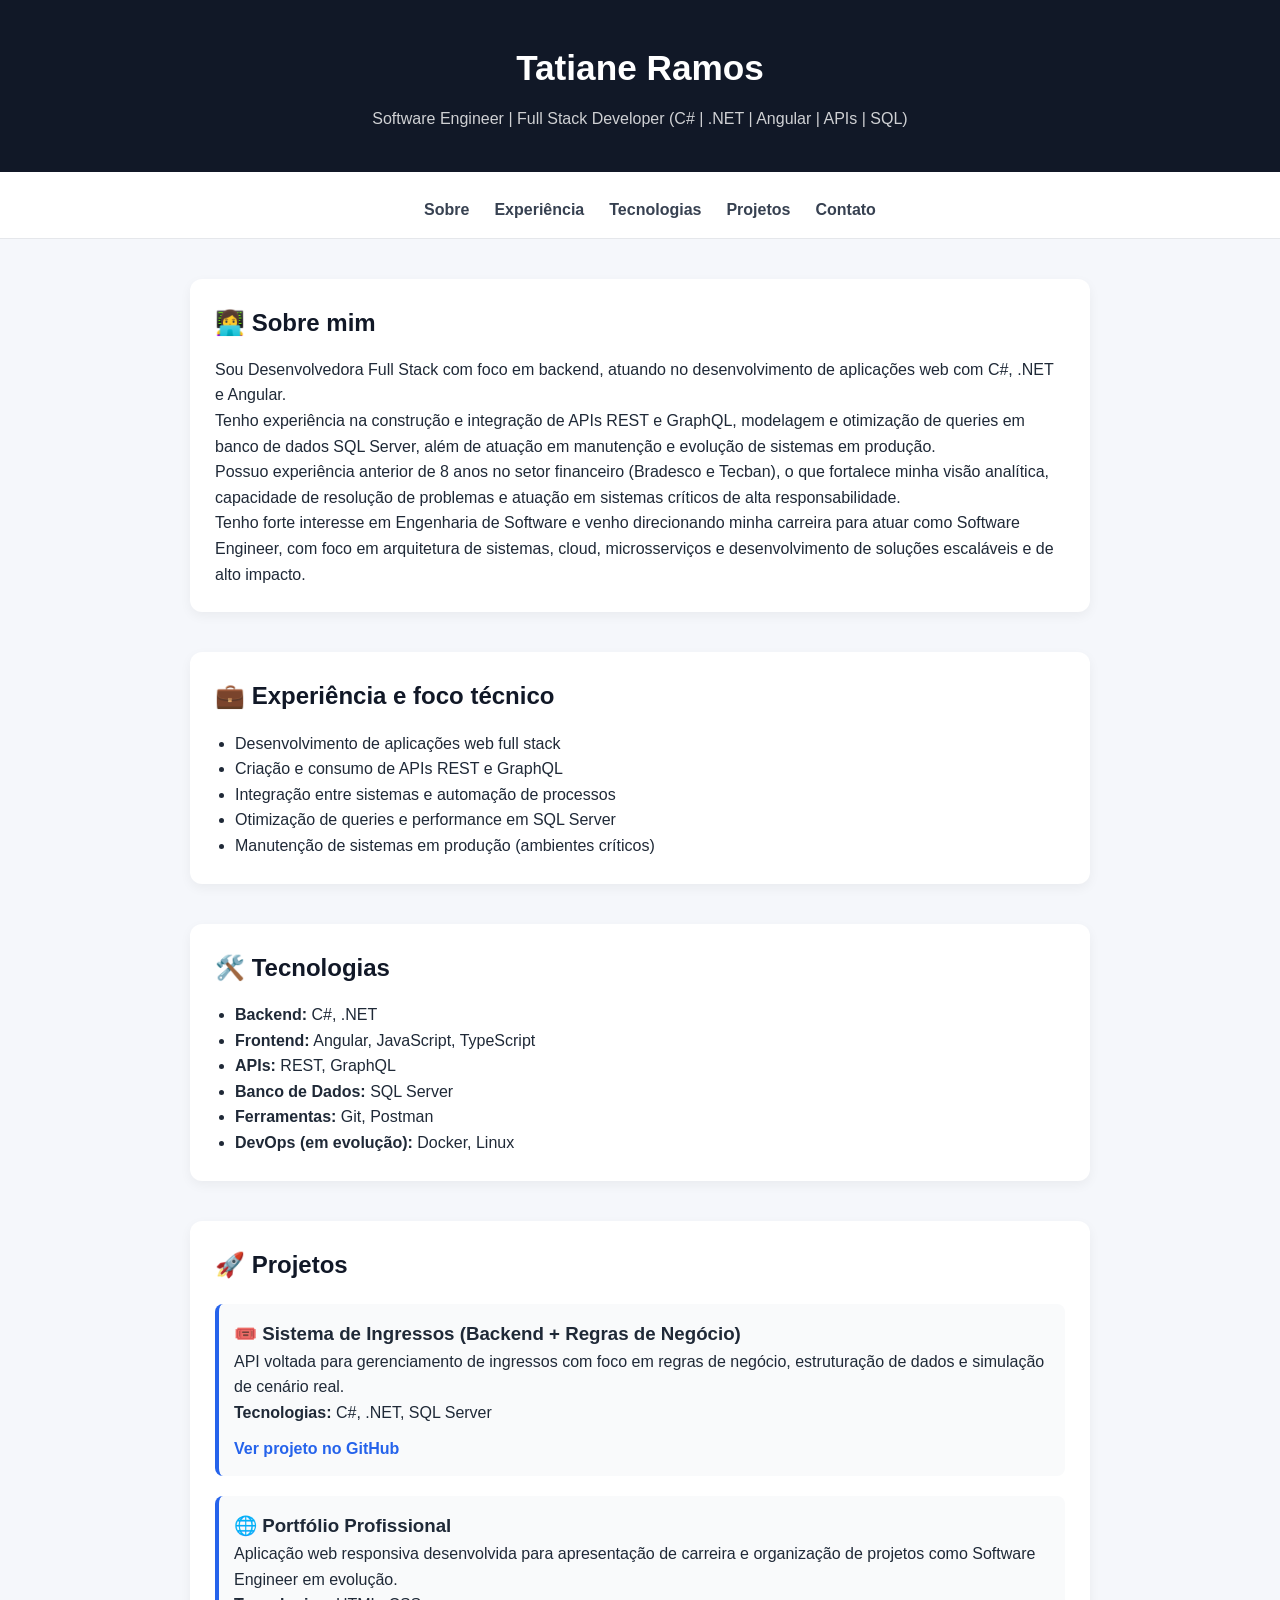
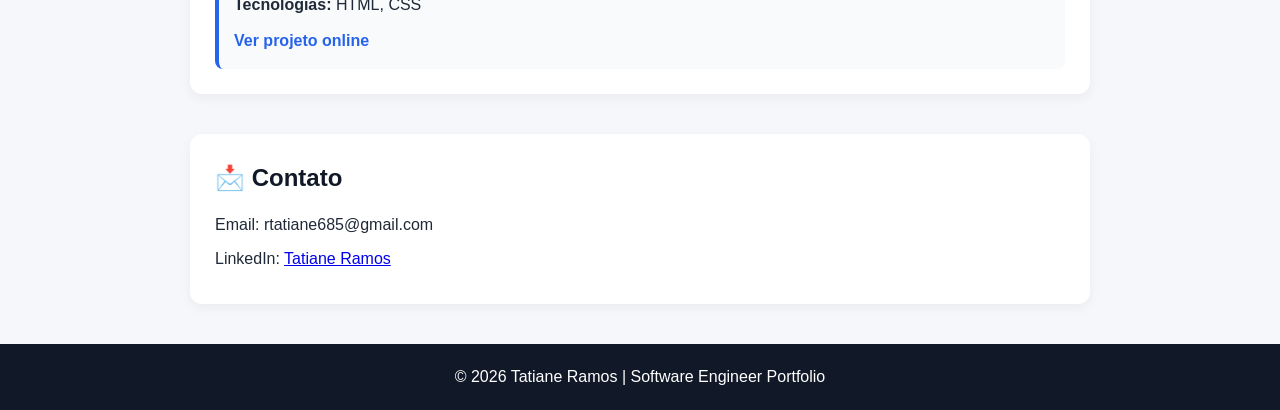
<file: index.html>
<!DOCTYPE html>
<html lang="pt-BR">
<head>
    <meta charset="UTF-8">
    <meta name="viewport" content="width=device-width, initial-scale=1.0">
    <title>Tatiane Ramos | Software Engineer Portfolio</title>
    <link rel="stylesheet" href="style.css">
</head>

<body>

    <!-- HEADER -->
    <header>
        <h1>Tatiane Ramos</h1>
        <p>Software Engineer | Full Stack Developer (C# | .NET | Angular | APIs | SQL)</p>
    </header>

    <!-- NAV -->
    <nav>
        <ul>
            <li><a href="#sobre">Sobre</a></li>
            <li><a href="#experiencia">Experiência</a></li>
            <li><a href="#tecnologias">Tecnologias</a></li>
            <li><a href="#projetos">Projetos</a></li>
            <li><a href="#contato">Contato</a></li>
        </ul>
    </nav>

    <!-- SOBRE -->
    <section id="sobre">
        <h2>👩‍💻 Sobre mim</h2>

        <p>
            Sou Desenvolvedora Full Stack com foco em backend, atuando no desenvolvimento de aplicações web com C#, .NET e Angular.
        </p>

        <p>
            Tenho experiência na construção e integração de APIs REST e GraphQL, modelagem e otimização de queries em banco de dados SQL Server, além de atuação em manutenção e evolução de sistemas em produção.
        </p>

        <p>
            Possuo experiência anterior de 8 anos no setor financeiro (Bradesco e Tecban), o que fortalece minha visão analítica, capacidade de resolução de problemas e atuação em sistemas críticos de alta responsabilidade.
        </p>

        <p>
            Tenho forte interesse em Engenharia de Software e venho direcionando minha carreira para atuar como Software Engineer, com foco em arquitetura de sistemas, cloud, microsserviços e desenvolvimento de soluções escaláveis e de alto impacto.
        </p>
    </section>

    <!-- EXPERIÊNCIA -->
    <section id="experiencia">
        <h2>💼 Experiência e foco técnico</h2>

        <ul>
            <li>Desenvolvimento de aplicações web full stack</li>
            <li>Criação e consumo de APIs REST e GraphQL</li>
            <li>Integração entre sistemas e automação de processos</li>
            <li>Otimização de queries e performance em SQL Server</li>
            <li>Manutenção de sistemas em produção (ambientes críticos)</li>
        </ul>
    </section>

    <!-- TECNOLOGIAS -->
    <section id="tecnologias">
        <h2>🛠️ Tecnologias</h2>

        <ul>
            <li><strong>Backend:</strong> C#, .NET</li>
            <li><strong>Frontend:</strong> Angular, JavaScript, TypeScript</li>
            <li><strong>APIs:</strong> REST, GraphQL</li>
            <li><strong>Banco de Dados:</strong> SQL Server</li>
            <li><strong>Ferramentas:</strong> Git, Postman</li>
            <li><strong>DevOps (em evolução):</strong> Docker, Linux</li>
        </ul>
    </section>

    <!-- PROJETOS -->
    <section id="projetos">
        <h2>🚀 Projetos</h2>

        <div>
            <h3>🎟️ Sistema de Ingressos (Backend + Regras de Negócio)</h3>
            <p>
                API voltada para gerenciamento de ingressos com foco em regras de negócio, estruturação de dados e simulação de cenário real.
            </p>
            <p><strong>Tecnologias:</strong> C#, .NET, SQL Server</p>
            <a href="https://github.com/tatiane2022/rockinrio-ticket-system" target="_blank">
                Ver projeto no GitHub
            </a>
        </div>

        <div>
            <h3>🌐 Portfólio Profissional</h3>
            <p>
                Aplicação web responsiva desenvolvida para apresentação de carreira e organização de projetos como Software Engineer em evolução.
            </p>
            <p><strong>Tecnologias:</strong> HTML, CSS</p>
            <a href="https://tatiane2022.github.io/portfolio" target="_blank">
                Ver projeto online
            </a>
        </div>

    </section>

    <!-- CONTATO -->
    <section id="contato">
        <h2>📩 Contato</h2>

        <ul>
            <li>Email: rtatiane685@gmail.com</li>
            <li>
                LinkedIn:
                <a href="https://www.linkedin.com/in/ramos-tatiane/" target="_blank">
                    Tatiane Ramos
                </a>
            </li>
        </ul>
    </section>

    <!-- FOOTER -->
    <footer>
        <p>© 2026 Tatiane Ramos | Software Engineer Portfolio</p>
    </footer>

</body>
</html>
</file>
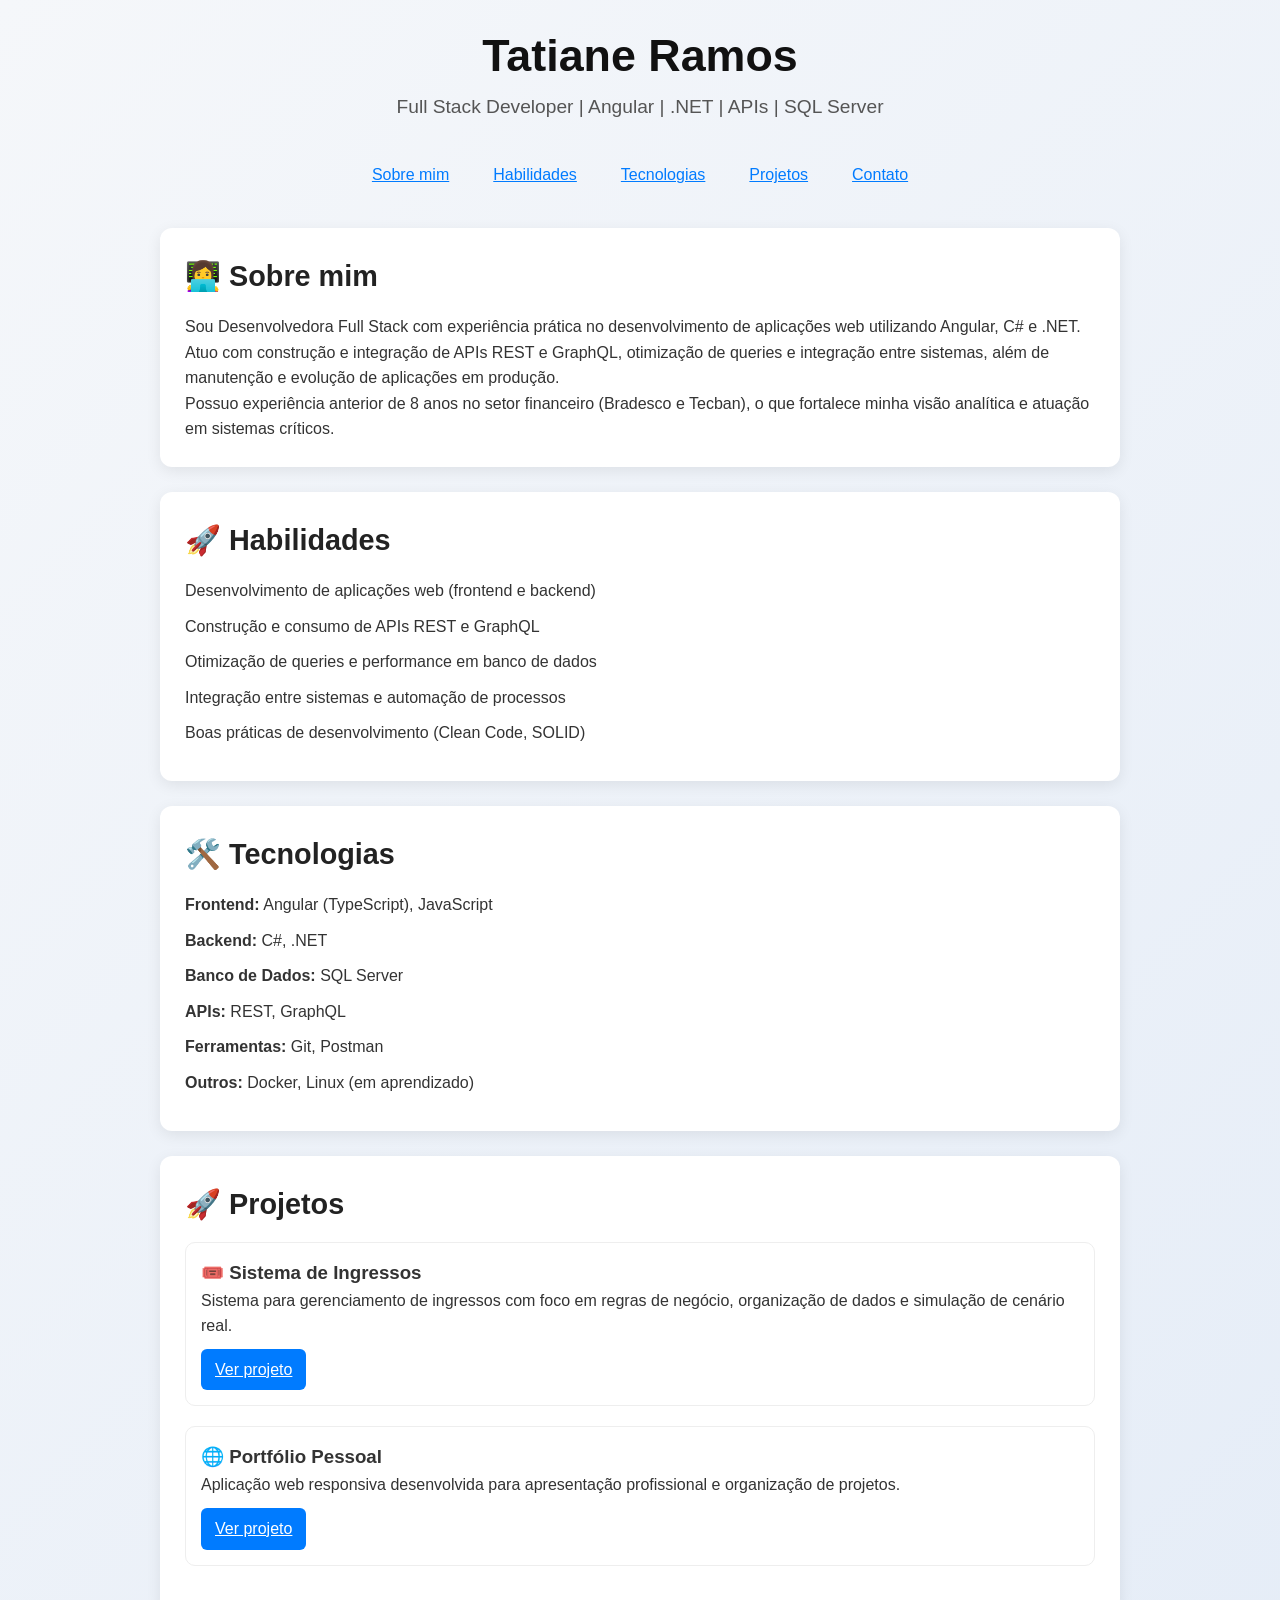
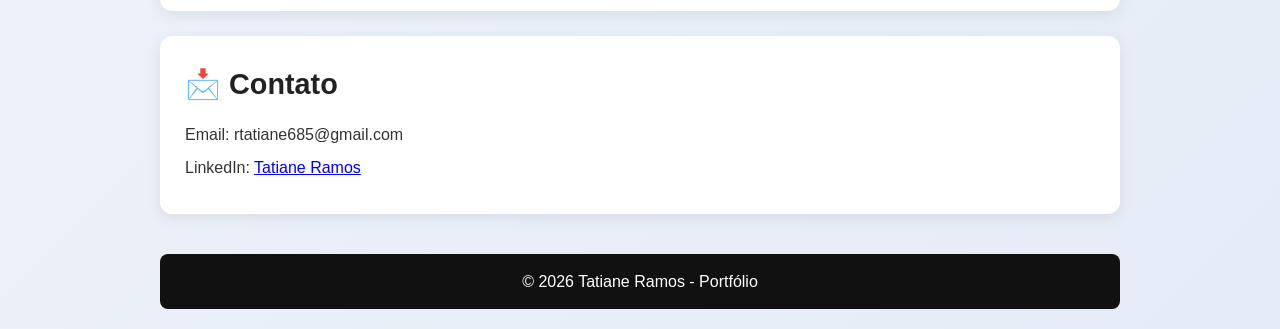
<file: portfolio/index.html>
<!DOCTYPE html>
<html lang="pt-BR">
<head>
    <meta charset="UTF-8">
    <meta name="viewport" content="width=device-width, initial-scale=1.0">
    <title>Portfólio - Tatiane Ramos</title>
    <link rel="stylesheet" href="style.css">
</head>
<body>

    <header>
        <h1>Tatiane Ramos</h1>
        <p>Full Stack Developer | Angular | .NET | APIs | SQL Server</p>
    </header>

    <nav>
        <ul>
            <li><a href="#sobre">Sobre mim</a></li>
            <li><a href="#habilidades">Habilidades</a></li>
            <li><a href="#tecnologias">Tecnologias</a></li>
            <li><a href="#projetos">Projetos</a></li>
            <li><a href="#contato">Contato</a></li>
        </ul>
    </nav>

    <section id="sobre">
        <h2>👩‍💻 Sobre mim</h2>
        <p>Sou Desenvolvedora Full Stack com experiência prática no desenvolvimento de aplicações web utilizando Angular, C# e .NET.</p>
        <p>Atuo com construção e integração de APIs REST e GraphQL, otimização de queries e integração entre sistemas, além de manutenção e evolução de aplicações em produção.</p>
        <p>Possuo experiência anterior de 8 anos no setor financeiro (Bradesco e Tecban), o que fortalece minha visão analítica e atuação em sistemas críticos.</p>
    </section>

    <section id="habilidades">
        <h2>🚀 Habilidades</h2>
        <ul>
            <li>Desenvolvimento de aplicações web (frontend e backend)</li>
            <li>Construção e consumo de APIs REST e GraphQL</li>
            <li>Otimização de queries e performance em banco de dados</li>
            <li>Integração entre sistemas e automação de processos</li>
            <li>Boas práticas de desenvolvimento (Clean Code, SOLID)</li>
        </ul>
    </section>

    <section id="tecnologias">
        <h2>🛠️ Tecnologias</h2>
        <ul>
            <li><strong>Frontend:</strong> Angular (TypeScript), JavaScript</li>
            <li><strong>Backend:</strong> C#, .NET</li>
            <li><strong>Banco de Dados:</strong> SQL Server</li>
            <li><strong>APIs:</strong> REST, GraphQL</li>
            <li><strong>Ferramentas:</strong> Git, Postman</li>
            <li><strong>Outros:</strong> Docker, Linux (em aprendizado)</li>
        </ul>
    </section>

    <section id="projetos">
        <h2>🚀 Projetos</h2>

        <div>
            <h3>🎟️ Sistema de Ingressos</h3>
            <p>Sistema para gerenciamento de ingressos com foco em regras de negócio, organização de dados e simulação de cenário real.</p>
            <a href="https://github.com/tatiane2022/rockinrio-ticket-system" target="_blank">Ver projeto</a>
        </div>

        <div>
            <h3>🌐 Portfólio Pessoal</h3>
            <p>Aplicação web responsiva desenvolvida para apresentação profissional e organização de projetos.</p>
            <a href="https://tatiane2022.github.io/portfolio" target="_blank">Ver projeto</a>
        </div>

    </section>

    <section id="contato">
        <h2>📩 Contato</h2>
        <ul>
            <li>Email: rtatiane685@gmail.com</li>
            <li>LinkedIn: <a href="https://www.linkedin.com/in/ramos-tatiane/" target="_blank">Tatiane Ramos</a></li>
        </ul>
    </section>

    <footer>
        <p>© 2026 Tatiane Ramos - Portfólio</p>
    </footer>

</body>
</html>
</file>
<file: style.css>
* {
    margin: 0;
    padding: 0;
    box-sizing: border-box;
    font-family: 'Arial', sans-serif;
}

body {
    background-color: #f5f7fb;
    color: #1f2937;
    line-height: 1.6;
}

/* HEADER */
header {
    background: #111827;
    color: white;
    padding: 40px 20px;
    text-align: center;
}

header h1 {
    font-size: 2.2rem;
    margin-bottom: 10px;
}

header p {
    font-size: 1rem;
    opacity: 0.8;
}

/* NAV */
nav {
    background: #ffffff;
    padding: 15px 0;
    border-bottom: 1px solid #e5e7eb;
    position: sticky;
    top: 0;
}

nav ul {
    display: flex;
    justify-content: center;
    gap: 25px;
    list-style: none;
}

nav a {
    text-decoration: none;
    color: #374151;
    font-weight: bold;
    transition: 0.3s;
}

nav a:hover {
    color: #2563eb;
}

/* SEÇÕES */
section {
    max-width: 900px;
    margin: 40px auto;
    padding: 25px;
    background: white;
    border-radius: 12px;
    box-shadow: 0 4px 12px rgba(0,0,0,0.05);
}

section h2 {
    margin-bottom: 15px;
    color: #111827;
}

/* LISTAS */
ul {
    margin-top: 10px;
    padding-left: 20px;
}

/* PROJETOS */
#projetos div {
    margin-top: 20px;
    padding: 15px;
    border-left: 4px solid #2563eb;
    background: #f9fafb;
    border-radius: 8px;
}

#projetos a {
    display: inline-block;
    margin-top: 10px;
    color: #2563eb;
    text-decoration: none;
    font-weight: bold;
}

#projetos a:hover {
    text-decoration: underline;
}

/* CONTATO */
#contato ul {
    list-style: none;
    padding-left: 0;
}

#contato li {
    margin-bottom: 8px;
}

/* FOOTER */
footer {
    text-align: center;
    padding: 20px;
    margin-top: 40px;
    background: #111827;
    color: white;
}

/* RESPONSIVO */
@media (max-width: 768px) {
    nav ul {
        flex-direction: column;
        gap: 10px;
    }

    section {
        margin: 20px;
    }
}
</file>
<file: portfolio/style.css>
/* Reset básico */
* {
  margin: 0;
  padding: 0;
  box-sizing: border-box;
  font-family: 'Segoe UI', Tahoma, Geneva, Verdana, sans-serif;
}

/* Corpo */
body {
  background: linear-gradient(135deg, #f5f7fa, #e4ecf7);
  color: #333;
  line-height: 1.6;
}

/* Container central */
body {
  max-width: 1000px;
  margin: 0 auto;
  padding: 20px;
}

/* Header */
header {
  text-align: center;
  margin-bottom: 40px;
}

header h1 {
  font-size: 2.8rem;
  color: #111;
}

header p {
  font-size: 1.2rem;
  color: #555;
}

/* Navegação */
nav ul {
  display: flex;
  justify-content: center;
  gap: 20px;
  margin-bottom: 30px;
}

nav a {
  font-weight: 500;
  color: #007bff;
  padding: 8px 12px;
  border-radius: 6px;
  transition: 0.3s;
}

nav a:hover {
  background-color: #007bff;
  color: #fff;
}

/* Seções */
section {
  background: #fff;
  padding: 25px;
  margin-bottom: 25px;
  border-radius: 12px;
  box-shadow: 0 4px 15px rgba(0,0,0,0.08);
  transition: transform 0.2s ease;
}

section:hover {
  transform: translateY(-3px);
}

/* Títulos */
h2 {
  font-size: 1.8rem;
  margin-bottom: 15px;
  color: #222;
}

/* Listas */
ul {
  list-style: none;
}

ul li {
  margin-bottom: 10px;
}

/* Projetos como cards */
#projetos div {
  margin-bottom: 20px;
  padding: 15px;
  border: 1px solid #eee;
  border-radius: 10px;
  transition: 0.3s;
}

#projetos div:hover {
  border-color: #007bff;
  transform: scale(1.01);
}

/* Botões */
#projetos a {
  display: inline-block;
  margin-top: 10px;
  background-color: #007bff;
  color: #fff;
  padding: 8px 14px;
  border-radius: 6px;
  transition: 0.3s;
}

#projetos a:hover {
  background-color: #0056b3;
}

/* Contato */
#contato ul li {
  margin-bottom: 8px;
}

/* Footer */
footer {
  text-align: center;
  margin-top: 40px;
  padding: 15px;
  background-color: #111;
  color: #fff;
  border-radius: 8px;
}

/* Responsividade */
@media (max-width: 768px) {
  nav ul {
    flex-direction: column;
    align-items: center;
  }

  header h1 {
    font-size: 2rem;
  }

  section {
    padding: 20px;
  }
}
</file>
